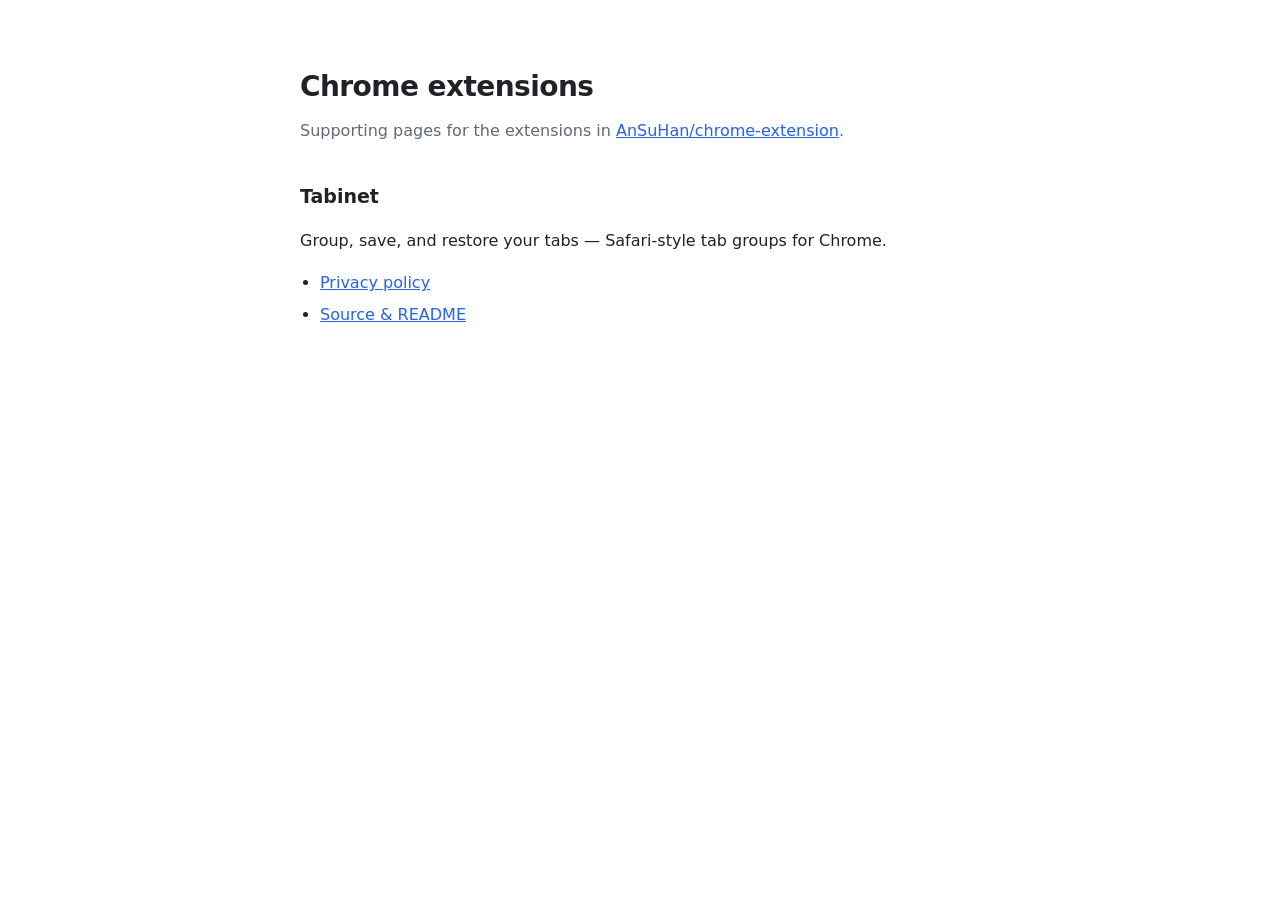
<file: docs/index.html>
<!DOCTYPE html>
<html lang="en">
<head>
<meta charset="utf-8" />
<meta name="viewport" content="width=device-width, initial-scale=1" />
<title>Chrome extensions — AnSuHan</title>
<style>
  :root { --bg:#fff; --fg:#1f2328; --muted:#616a75; --line:#e3e6ea; --accent:#2563eb; }
  @media (prefers-color-scheme: dark) {
    :root { --bg:#16181c; --fg:#e6e8eb; --muted:#9aa1ac; --line:#2a2e35; --accent:#6ea8fe; }
  }
  body { margin:0; background:var(--bg); color:var(--fg);
         font:16px/1.65 -apple-system,"Segoe UI",system-ui,sans-serif; }
  main { max-width:680px; margin:0 auto; padding:64px 22px; }
  h1 { font-size:28px; margin:0 0 8px; letter-spacing:-.02em; }
  p.sub { color:var(--muted); margin:0 0 36px; }
  h2 { font-size:19px; margin:32px 0 6px; }
  ul { padding-left:20px; } li { margin:5px 0; }
  a { color:var(--accent); }
</style>
</head>
<body>
<main>
  <h1>Chrome extensions</h1>
  <p class="sub">Supporting pages for the extensions in
    <a href="https://github.com/AnSuHan/chrome-extension">AnSuHan/chrome-extension</a>.</p>

  <h2>Tabinet</h2>
  <p>Group, save, and restore your tabs — Safari-style tab groups for Chrome.</p>
  <ul>
    <li><a href="tabinet/privacy.html">Privacy policy</a></li>
    <li><a href="https://github.com/AnSuHan/chrome-extension/tree/main/Tabinet">Source &amp; README</a></li>
  </ul>
</main>
</body>
</html>
</file>
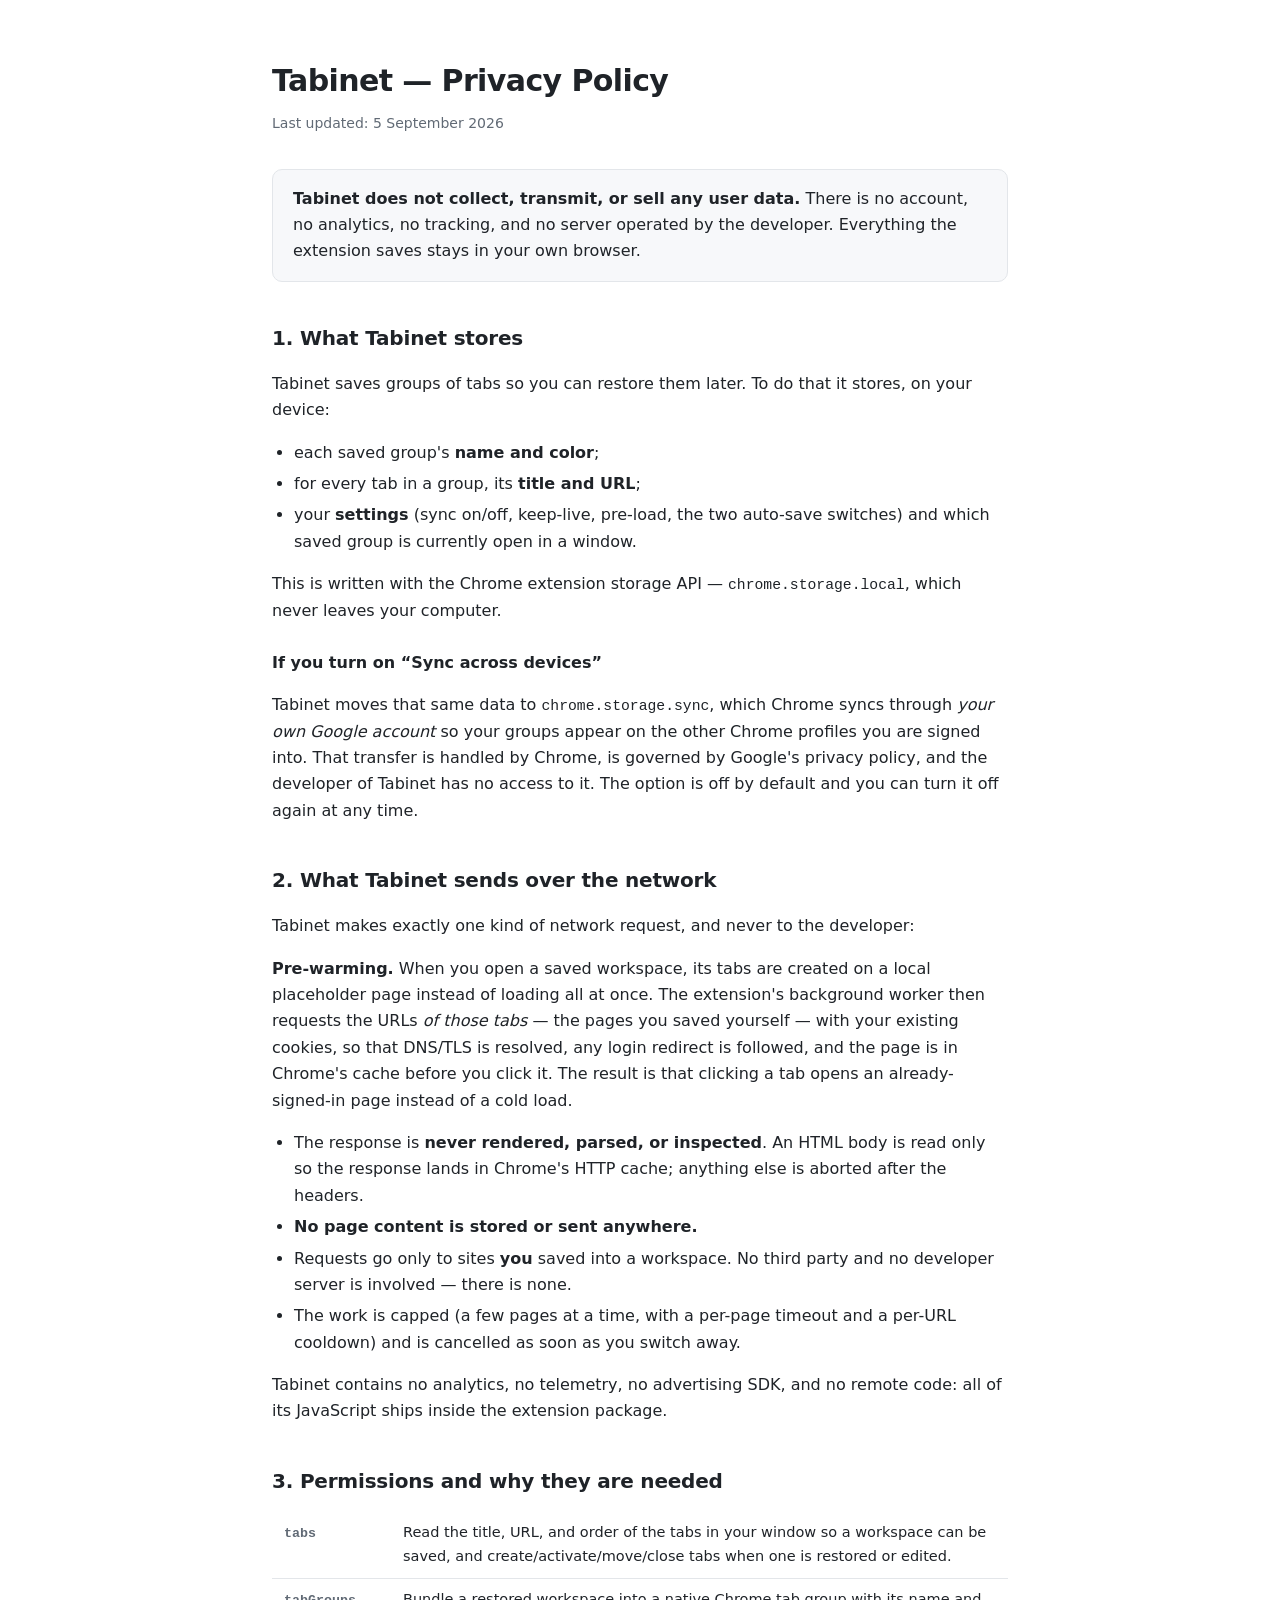
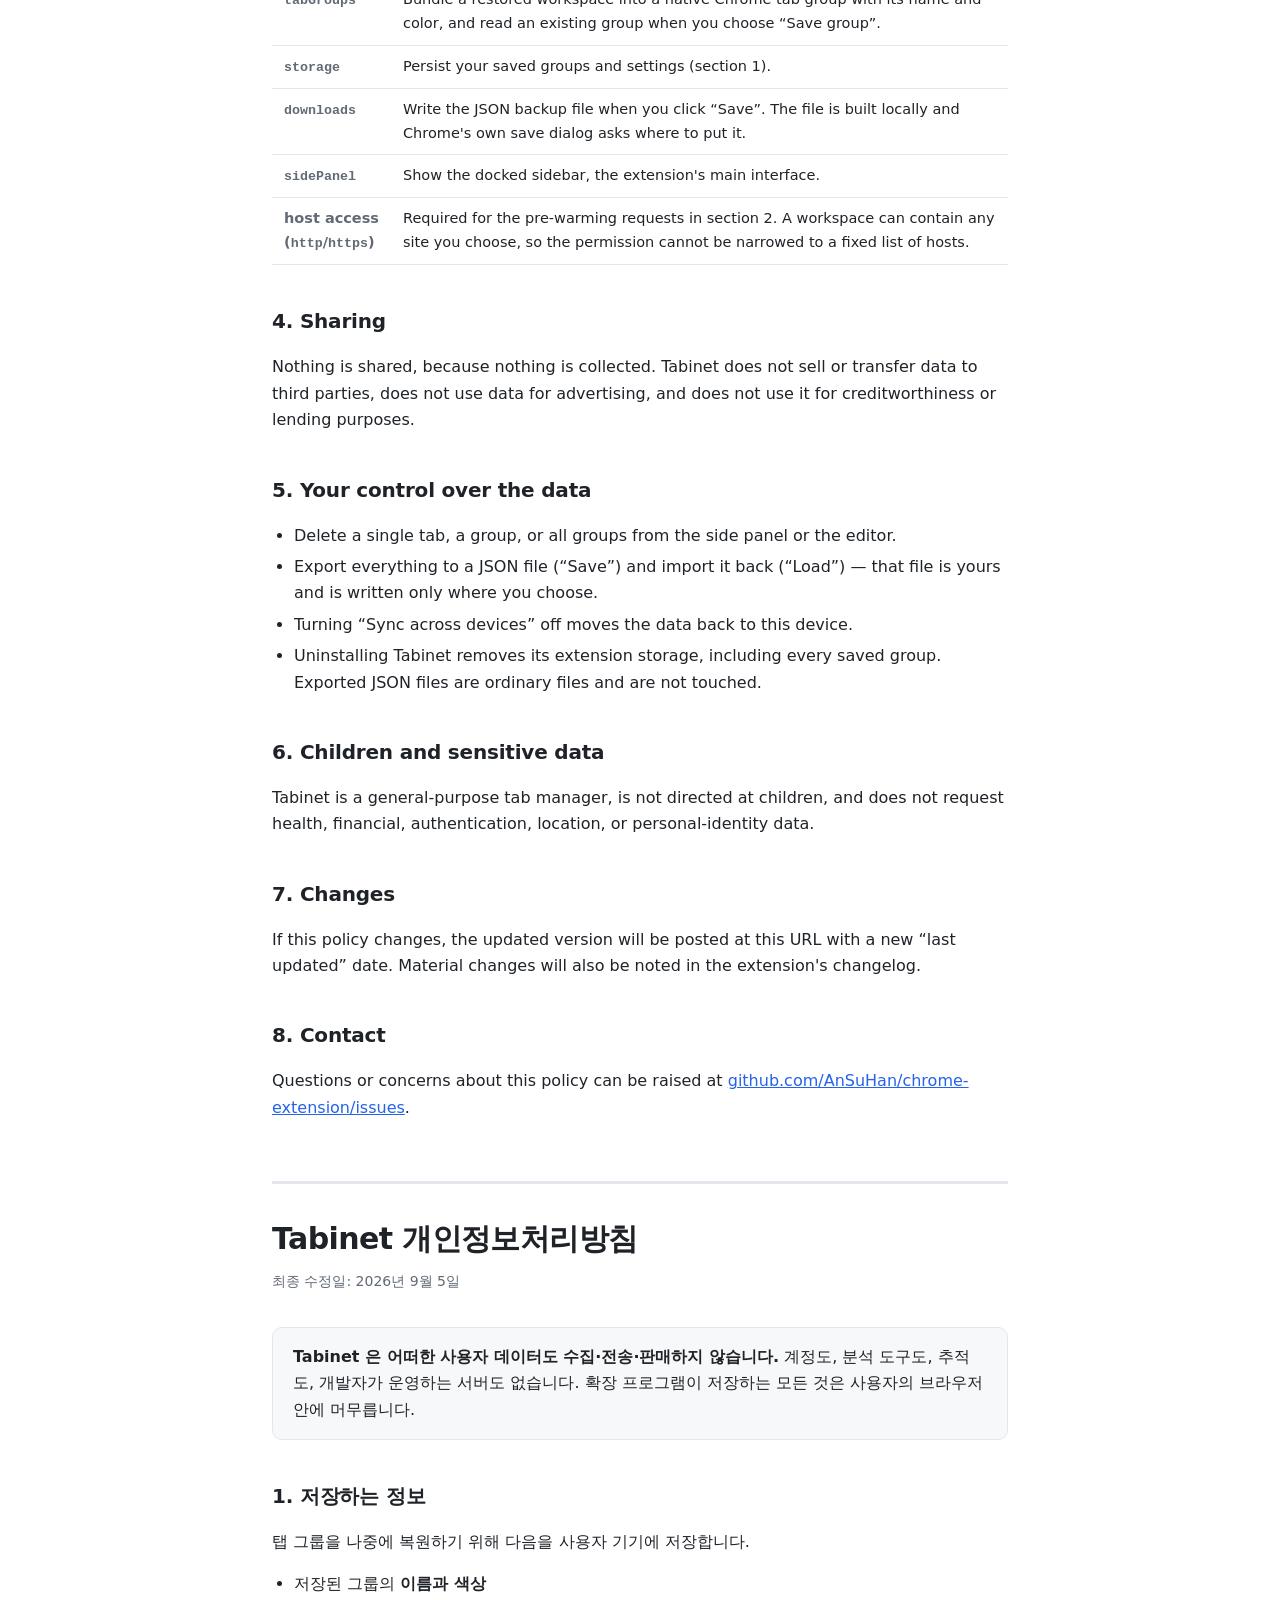
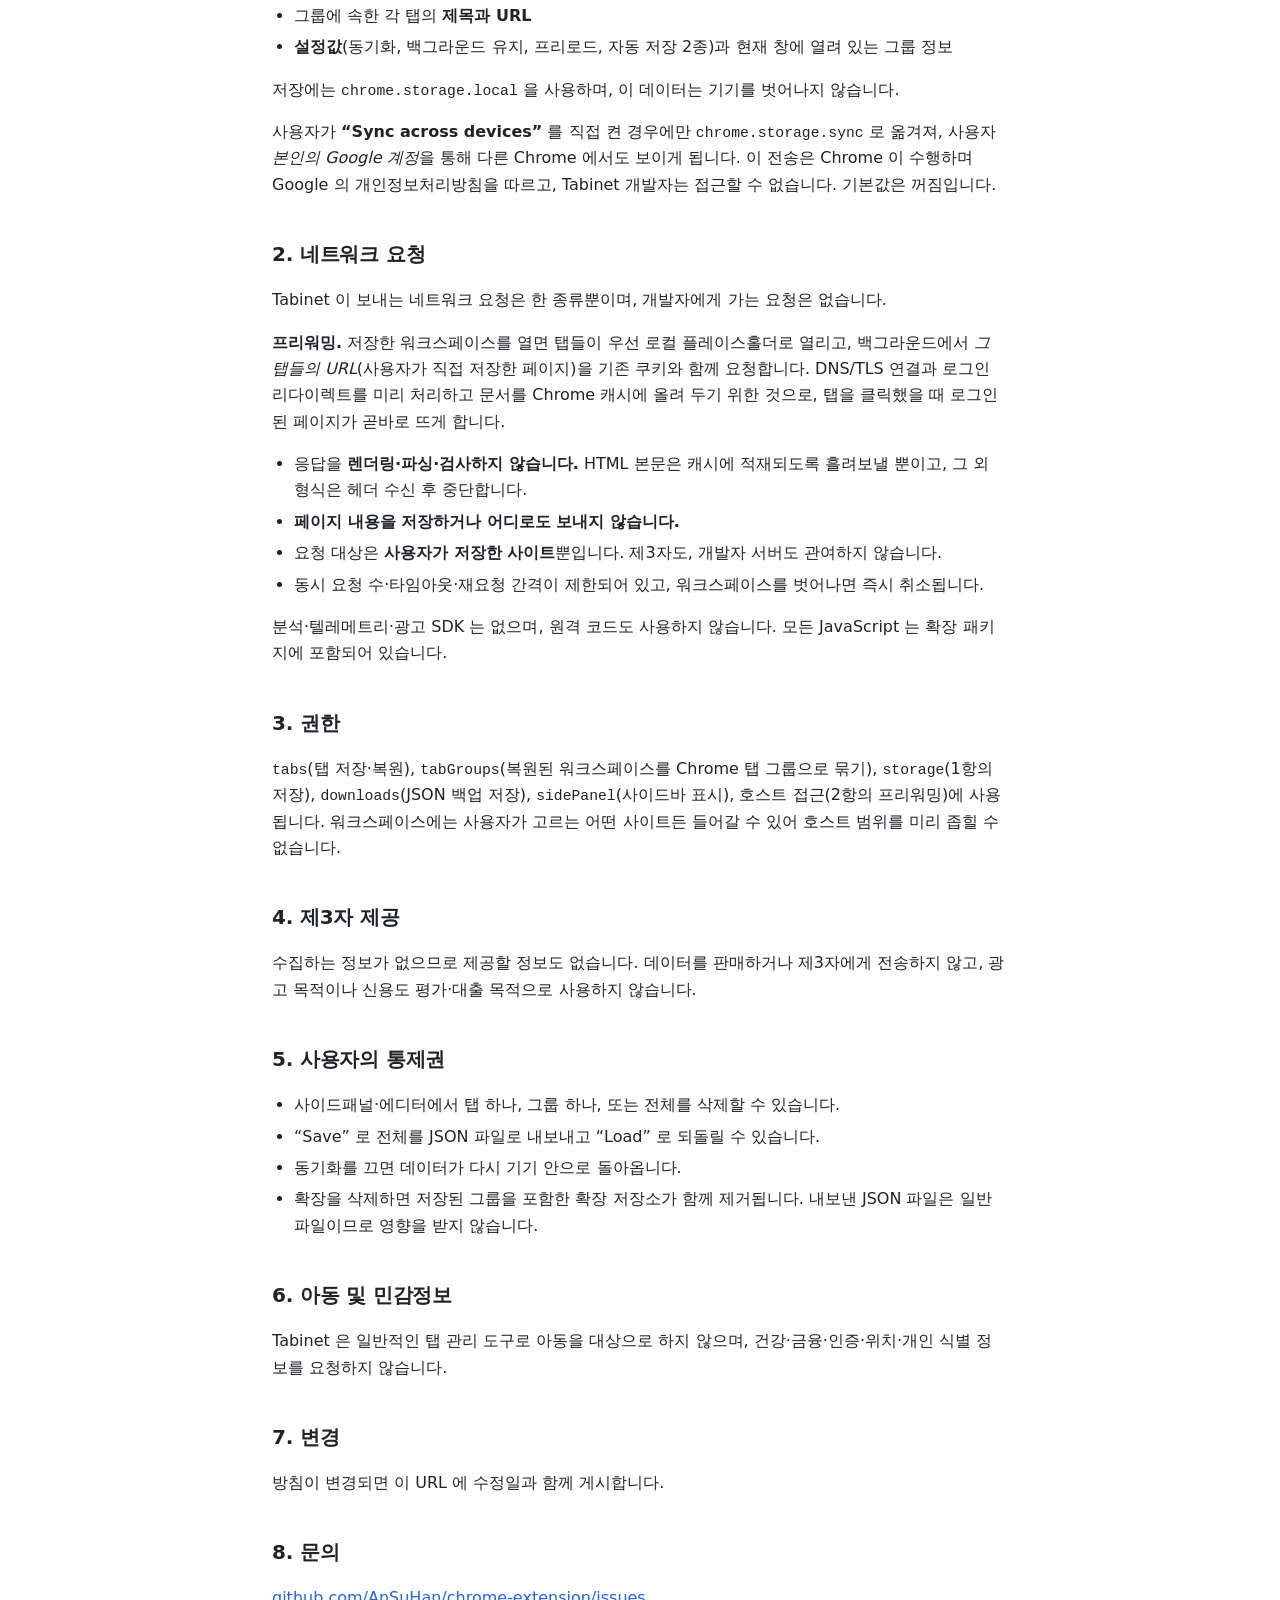
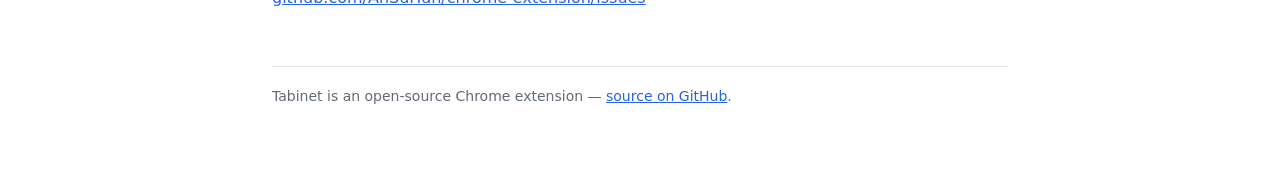
<file: docs/tabinet/privacy.html>
<!DOCTYPE html>
<html lang="en">
<head>
<meta charset="utf-8" />
<meta name="viewport" content="width=device-width, initial-scale=1" />
<title>Tabinet — Privacy Policy</title>
<style>
  :root {
    --bg: #ffffff; --fg: #1f2328; --muted: #616a75; --line: #e3e6ea;
    --card: #f7f8fa; --accent: #2563eb;
  }
  @media (prefers-color-scheme: dark) {
    :root {
      --bg: #16181c; --fg: #e6e8eb; --muted: #9aa1ac; --line: #2a2e35;
      --card: #1d2026; --accent: #6ea8fe;
    }
  }
  * { box-sizing: border-box; }
  body {
    margin: 0; background: var(--bg); color: var(--fg);
    font: 16px/1.65 -apple-system, "Segoe UI", system-ui, sans-serif;
  }
  main { max-width: 780px; margin: 0 auto; padding: 56px 22px 80px; }
  h1 { font-size: 30px; letter-spacing: -.02em; margin: 0 0 6px; }
  .sub { color: var(--muted); margin: 0 0 34px; font-size: 14px; }
  h2 { font-size: 20px; margin: 40px 0 12px; letter-spacing: -.01em; }
  h3 { font-size: 16px; margin: 26px 0 8px; }
  p, li { color: var(--fg); }
  ul { padding-left: 22px; }
  li { margin: 5px 0; }
  a { color: var(--accent); }
  .lede {
    background: var(--card); border: 1px solid var(--line); border-radius: 10px;
    padding: 16px 20px; margin: 0 0 30px;
  }
  .lede p { margin: 0; }
  table { border-collapse: collapse; width: 100%; margin: 14px 0; font-size: 14.5px; }
  th, td { text-align: left; vertical-align: top; padding: 9px 12px; border-bottom: 1px solid var(--line); }
  th { color: var(--muted); font-weight: 600; white-space: nowrap; }
  code { font-family: ui-monospace, Consolas, monospace; font-size: .92em; }
  footer { margin-top: 54px; padding-top: 18px; border-top: 1px solid var(--line); color: var(--muted); font-size: 14px; }
  .ko { margin-top: 60px; padding-top: 30px; border-top: 3px solid var(--line); }
</style>
</head>
<body>
<main>
  <h1>Tabinet — Privacy Policy</h1>
  <p class="sub">Last updated: 5 September 2026</p>

  <div class="lede">
    <p><strong>Tabinet does not collect, transmit, or sell any user data.</strong> There is no
    account, no analytics, no tracking, and no server operated by the developer. Everything the
    extension saves stays in your own browser.</p>
  </div>

  <h2>1. What Tabinet stores</h2>
  <p>Tabinet saves groups of tabs so you can restore them later. To do that it stores, on your
  device:</p>
  <ul>
    <li>each saved group's <strong>name and color</strong>;</li>
    <li>for every tab in a group, its <strong>title and URL</strong>;</li>
    <li>your <strong>settings</strong> (sync on/off, keep-live, pre-load, the two auto-save
      switches) and which saved group is currently open in a window.</li>
  </ul>
  <p>This is written with the Chrome extension storage API — <code>chrome.storage.local</code>,
  which never leaves your computer.</p>

  <h3>If you turn on “Sync across devices”</h3>
  <p>Tabinet moves that same data to <code>chrome.storage.sync</code>, which Chrome syncs through
  <em>your own Google account</em> so your groups appear on the other Chrome profiles you are
  signed into. That transfer is handled by Chrome, is governed by Google's privacy policy, and the
  developer of Tabinet has no access to it. The option is off by default and you can turn it off
  again at any time.</p>

  <h2>2. What Tabinet sends over the network</h2>
  <p>Tabinet makes exactly one kind of network request, and never to the developer:</p>
  <p><strong>Pre-warming.</strong> When you open a saved workspace, its tabs are created on a local
  placeholder page instead of loading all at once. The extension's background worker then requests
  the URLs <em>of those tabs</em> — the pages you saved yourself — with your existing cookies, so
  that DNS/TLS is resolved, any login redirect is followed, and the page is in Chrome's cache
  before you click it. The result is that clicking a tab opens an already-signed-in page instead of
  a cold load.</p>
  <ul>
    <li>The response is <strong>never rendered, parsed, or inspected</strong>. An HTML body is read
      only so the response lands in Chrome's HTTP cache; anything else is aborted after the
      headers.</li>
    <li><strong>No page content is stored or sent anywhere.</strong></li>
    <li>Requests go only to sites <strong>you</strong> saved into a workspace. No third party and no
      developer server is involved — there is none.</li>
    <li>The work is capped (a few pages at a time, with a per-page timeout and a per-URL cooldown)
      and is cancelled as soon as you switch away.</li>
  </ul>
  <p>Tabinet contains no analytics, no telemetry, no advertising SDK, and no remote code: all of its
  JavaScript ships inside the extension package.</p>

  <h2>3. Permissions and why they are needed</h2>
  <table>
    <tr><th><code>tabs</code></th>
      <td>Read the title, URL, and order of the tabs in your window so a workspace can be saved, and
      create/activate/move/close tabs when one is restored or edited.</td></tr>
    <tr><th><code>tabGroups</code></th>
      <td>Bundle a restored workspace into a native Chrome tab group with its name and color, and
      read an existing group when you choose “Save group”.</td></tr>
    <tr><th><code>storage</code></th>
      <td>Persist your saved groups and settings (section 1).</td></tr>
    <tr><th><code>downloads</code></th>
      <td>Write the JSON backup file when you click “Save”. The file is built locally and Chrome's
      own save dialog asks where to put it.</td></tr>
    <tr><th><code>sidePanel</code></th>
      <td>Show the docked sidebar, the extension's main interface.</td></tr>
    <tr><th>host access<br />(<code>http</code>/<code>https</code>)</th>
      <td>Required for the pre-warming requests in section 2. A workspace can contain any site you
      choose, so the permission cannot be narrowed to a fixed list of hosts.</td></tr>
  </table>

  <h2>4. Sharing</h2>
  <p>Nothing is shared, because nothing is collected. Tabinet does not sell or transfer data to
  third parties, does not use data for advertising, and does not use it for creditworthiness or
  lending purposes.</p>

  <h2>5. Your control over the data</h2>
  <ul>
    <li>Delete a single tab, a group, or all groups from the side panel or the editor.</li>
    <li>Export everything to a JSON file (“Save”) and import it back (“Load”) — that file is yours
      and is written only where you choose.</li>
    <li>Turning “Sync across devices” off moves the data back to this device.</li>
    <li>Uninstalling Tabinet removes its extension storage, including every saved group. Exported
      JSON files are ordinary files and are not touched.</li>
  </ul>

  <h2>6. Children and sensitive data</h2>
  <p>Tabinet is a general-purpose tab manager, is not directed at children, and does not request
  health, financial, authentication, location, or personal-identity data.</p>

  <h2>7. Changes</h2>
  <p>If this policy changes, the updated version will be posted at this URL with a new “last
  updated” date. Material changes will also be noted in the extension's changelog.</p>

  <h2>8. Contact</h2>
  <p>Questions or concerns about this policy can be raised at
  <a href="https://github.com/AnSuHan/chrome-extension/issues">github.com/AnSuHan/chrome-extension/issues</a>.</p>

  <!-- ===================== 한국어 ===================== -->
  <section class="ko">
    <h1>Tabinet 개인정보처리방침</h1>
    <p class="sub">최종 수정일: 2026년 9월 5일</p>

    <div class="lede">
      <p><strong>Tabinet 은 어떠한 사용자 데이터도 수집·전송·판매하지 않습니다.</strong> 계정도,
      분석 도구도, 추적도, 개발자가 운영하는 서버도 없습니다. 확장 프로그램이 저장하는 모든 것은
      사용자의 브라우저 안에 머무릅니다.</p>
    </div>

    <h2>1. 저장하는 정보</h2>
    <p>탭 그룹을 나중에 복원하기 위해 다음을 사용자 기기에 저장합니다.</p>
    <ul>
      <li>저장된 그룹의 <strong>이름과 색상</strong></li>
      <li>그룹에 속한 각 탭의 <strong>제목과 URL</strong></li>
      <li><strong>설정값</strong>(동기화, 백그라운드 유지, 프리로드, 자동 저장 2종)과 현재 창에
        열려 있는 그룹 정보</li>
    </ul>
    <p>저장에는 <code>chrome.storage.local</code> 을 사용하며, 이 데이터는 기기를 벗어나지
    않습니다.</p>
    <p>사용자가 <strong>“Sync across devices”</strong> 를 직접 켠 경우에만
    <code>chrome.storage.sync</code> 로 옮겨져, 사용자 <em>본인의 Google 계정</em>을 통해 다른
    Chrome 에서도 보이게 됩니다. 이 전송은 Chrome 이 수행하며 Google 의 개인정보처리방침을 따르고,
    Tabinet 개발자는 접근할 수 없습니다. 기본값은 꺼짐입니다.</p>

    <h2>2. 네트워크 요청</h2>
    <p>Tabinet 이 보내는 네트워크 요청은 한 종류뿐이며, 개발자에게 가는 요청은 없습니다.</p>
    <p><strong>프리워밍.</strong> 저장한 워크스페이스를 열면 탭들이 우선 로컬 플레이스홀더로 열리고,
    백그라운드에서 <em>그 탭들의 URL</em>(사용자가 직접 저장한 페이지)을 기존 쿠키와 함께 요청합니다.
    DNS/TLS 연결과 로그인 리다이렉트를 미리 처리하고 문서를 Chrome 캐시에 올려 두기 위한 것으로,
    탭을 클릭했을 때 로그인된 페이지가 곧바로 뜨게 합니다.</p>
    <ul>
      <li>응답을 <strong>렌더링·파싱·검사하지 않습니다.</strong> HTML 본문은 캐시에 적재되도록
        흘려보낼 뿐이고, 그 외 형식은 헤더 수신 후 중단합니다.</li>
      <li><strong>페이지 내용을 저장하거나 어디로도 보내지 않습니다.</strong></li>
      <li>요청 대상은 <strong>사용자가 저장한 사이트</strong>뿐입니다. 제3자도, 개발자 서버도
        관여하지 않습니다.</li>
      <li>동시 요청 수·타임아웃·재요청 간격이 제한되어 있고, 워크스페이스를 벗어나면 즉시
        취소됩니다.</li>
    </ul>
    <p>분석·텔레메트리·광고 SDK 는 없으며, 원격 코드도 사용하지 않습니다. 모든 JavaScript 는 확장
    패키지에 포함되어 있습니다.</p>

    <h2>3. 권한</h2>
    <p><code>tabs</code>(탭 저장·복원), <code>tabGroups</code>(복원된 워크스페이스를 Chrome 탭
    그룹으로 묶기), <code>storage</code>(1항의 저장), <code>downloads</code>(JSON 백업 저장),
    <code>sidePanel</code>(사이드바 표시), 호스트 접근(2항의 프리워밍)에 사용됩니다. 워크스페이스에는
    사용자가 고르는 어떤 사이트든 들어갈 수 있어 호스트 범위를 미리 좁힐 수 없습니다.</p>

    <h2>4. 제3자 제공</h2>
    <p>수집하는 정보가 없으므로 제공할 정보도 없습니다. 데이터를 판매하거나 제3자에게 전송하지 않고,
    광고 목적이나 신용도 평가·대출 목적으로 사용하지 않습니다.</p>

    <h2>5. 사용자의 통제권</h2>
    <ul>
      <li>사이드패널·에디터에서 탭 하나, 그룹 하나, 또는 전체를 삭제할 수 있습니다.</li>
      <li>“Save” 로 전체를 JSON 파일로 내보내고 “Load” 로 되돌릴 수 있습니다.</li>
      <li>동기화를 끄면 데이터가 다시 기기 안으로 돌아옵니다.</li>
      <li>확장을 삭제하면 저장된 그룹을 포함한 확장 저장소가 함께 제거됩니다. 내보낸 JSON 파일은
        일반 파일이므로 영향을 받지 않습니다.</li>
    </ul>

    <h2>6. 아동 및 민감정보</h2>
    <p>Tabinet 은 일반적인 탭 관리 도구로 아동을 대상으로 하지 않으며, 건강·금융·인증·위치·개인 식별
    정보를 요청하지 않습니다.</p>

    <h2>7. 변경</h2>
    <p>방침이 변경되면 이 URL 에 수정일과 함께 게시합니다.</p>

    <h2>8. 문의</h2>
    <p><a href="https://github.com/AnSuHan/chrome-extension/issues">github.com/AnSuHan/chrome-extension/issues</a></p>
  </section>

  <footer>
    Tabinet is an open-source Chrome extension —
    <a href="https://github.com/AnSuHan/chrome-extension">source on GitHub</a>.
  </footer>
</main>
</body>
</html>
</file>
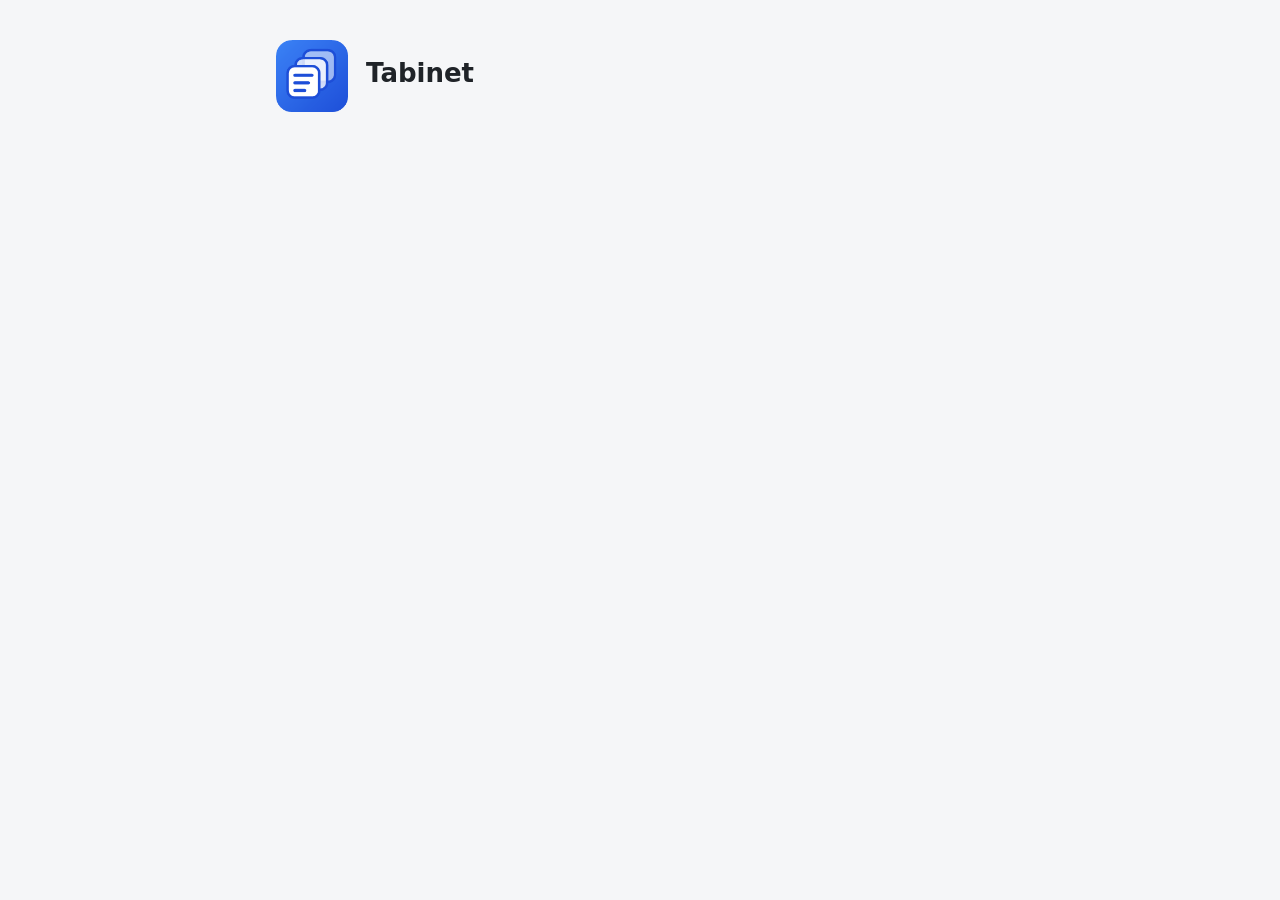
<file: Tabinet/src/about/about.html>
<!DOCTYPE html>
<html lang="en">
  <head>
    <meta charset="UTF-8" />
    <meta name="viewport" content="width=device-width, initial-scale=1.0" />
    <title>Tabinet</title>
    <link rel="stylesheet" href="about.css" />
  </head>
  <body>
    <main class="wrap">
      <header class="hero">
        <img class="hero-icon" src="../../icons/icon128.png" alt="" />
        <div>
          <h1 class="hero-name">Tabinet</h1>
          <p class="hero-version">
            <span data-i18n="aboutInstalled"></span>
            <b id="version"></b>
          </p>
          <p class="hero-tagline" data-i18n="aboutTagline"></p>
        </div>
      </header>

      <section>
        <h2 class="section-title" data-i18n="aboutHistory"></h2>
        <ol id="releases" class="releases">
          <!-- rendered by about.js -->
        </ol>
      </section>
    </main>

    <script type="module" src="about.js"></script>
  </body>
</html>
</file>
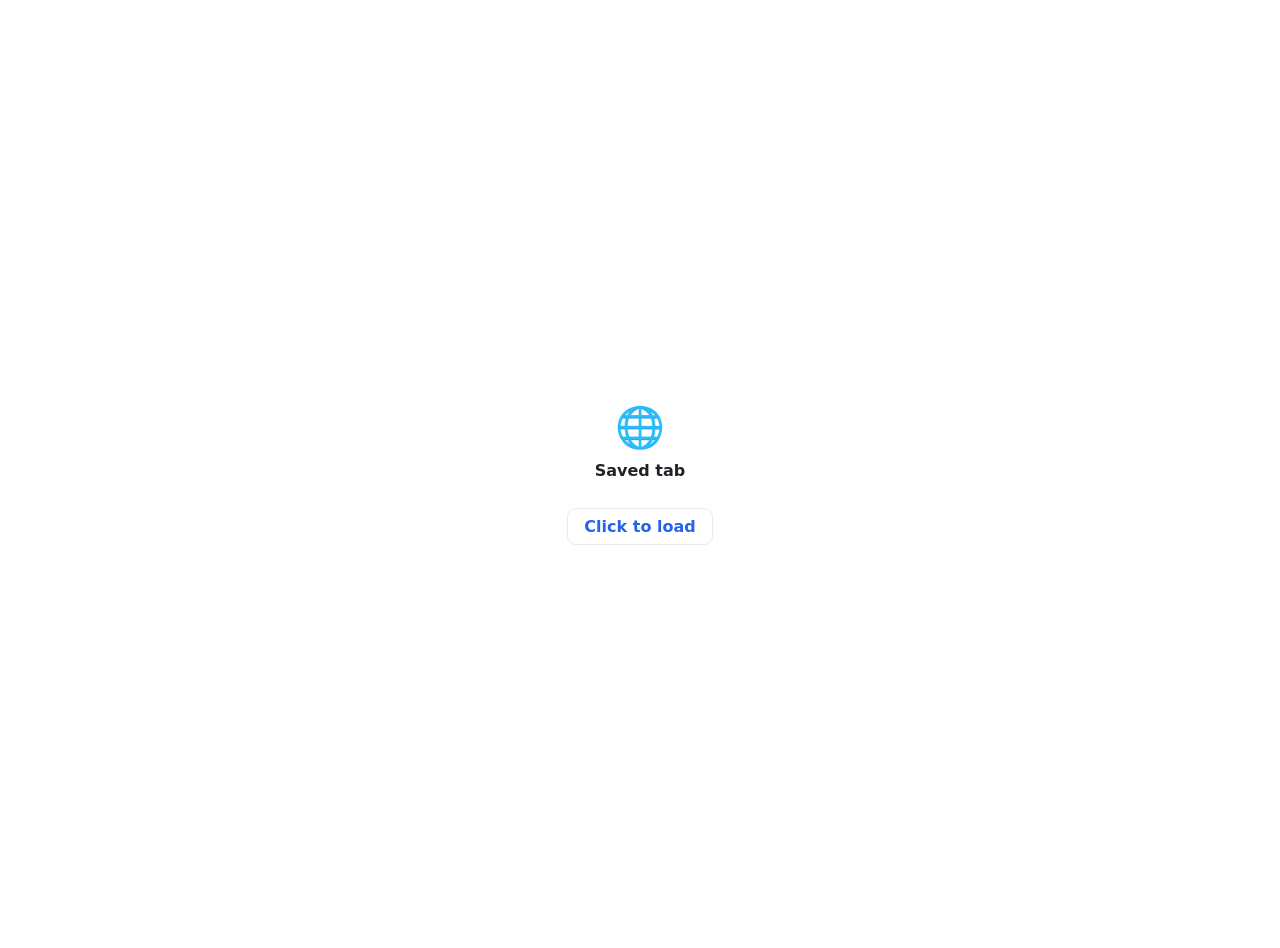
<file: Tabinet/src/lazy/lazy.html>
<!DOCTYPE html>
<html lang="en">
  <head>
    <meta charset="UTF-8" />
    <meta name="viewport" content="width=device-width, initial-scale=1.0" />
    <title>Loading…</title>
    <!-- Neutral globe so the tab strip doesn't show the extension icon. -->
    <link
      id="fav"
      rel="icon"
      href="data:image/svg+xml,%3Csvg xmlns='http://www.w3.org/2000/svg' viewBox='0 0 24 24' fill='none' stroke='%239aa1ac' stroke-width='2' stroke-linecap='round' stroke-linejoin='round'%3E%3Ccircle cx='12' cy='12' r='9'/%3E%3Cpath d='M3 12h18M12 3a15 15 0 0 1 0 18M12 3a15 15 0 0 0 0 18'/%3E%3C/svg%3E"
    />
    <link rel="stylesheet" href="lazy.css" />
  </head>
  <body>
    <main class="wrap">
      <div class="globe" aria-hidden="true">🌐</div>
      <div class="title" id="title">Saved tab</div>
      <div class="host" id="host"></div>
      <button class="load" id="load" type="button">Click to load</button>
    </main>
    <script src="lazy.js"></script>
  </body>
</html>
</file>
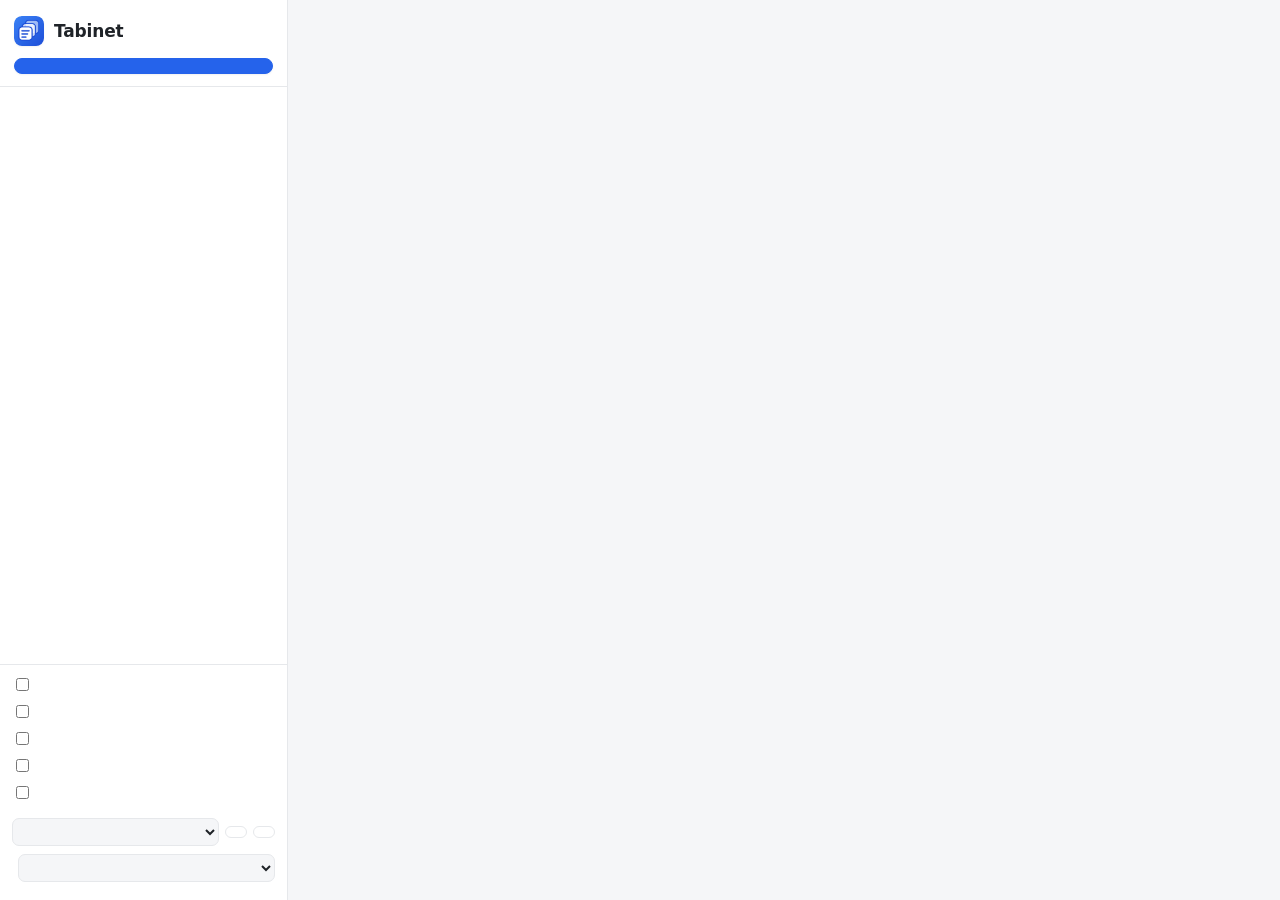
<file: Tabinet/src/manager/manager.html>
<!DOCTYPE html>
<html lang="en">
  <head>
    <meta charset="UTF-8" />
    <meta name="viewport" content="width=device-width, initial-scale=1.0" />
    <title>Tabinet</title>
    <link rel="stylesheet" href="manager.css" />
  </head>
  <body>
    <div class="app">
      <!-- ===== left: group list (Safari-style sidebar) ===== -->
      <aside class="sidebar">
        <div class="sidebar-head">
          <div class="brand">
            <img class="brand-icon" src="../../icons/icon48.png" alt="" />
            <h1 class="title">Tabinet</h1>
          </div>
          <button id="new-group-btn" class="btn primary block" type="button" data-i18n="mgNewGroup"></button>
        </div>

        <ul id="group-list" class="group-list" data-i18n-aria-label="mgGroupListLabel">
          <!-- rendered by manager.js -->
        </ul>

        <div class="sidebar-foot">
          <label class="sync-toggle" data-i18n-title="mgSyncTitle">
            <input id="sync-toggle" type="checkbox" />
            <span data-i18n="mgSync"></span>
          </label>
          <label class="sync-toggle" data-i18n-title="mgKeepLiveTitle">
            <input id="keep-loaded-toggle" type="checkbox" />
            <span data-i18n="mgKeepLive"></span>
          </label>
          <label class="sync-toggle" data-i18n-title="mgPreloadTitle">
            <input id="preload-toggle" type="checkbox" />
            <span data-i18n="mgPreload"></span>
          </label>
          <label class="sync-toggle" data-i18n-title="mgAutoSaveChangesTitle">
            <input id="autosave-changes-toggle" type="checkbox" />
            <span data-i18n="mgAutoSaveChanges"></span>
          </label>
          <label class="sync-toggle" data-i18n-title="mgAutoSaveCountTitle">
            <input id="autosave-count-toggle" type="checkbox" />
            <span data-i18n="mgAutoSaveCount"></span>
          </label>
          <p class="foot-hint" data-i18n-html="mgBookmarksHint"></p>
          <div class="io-row">
            <select id="import-mode" data-i18n-title="mgImportModeTitle">
              <option value="merge" data-i18n="mgMerge"></option>
              <option value="replace" data-i18n="mgReplaceAll"></option>
            </select>
            <button id="import-btn" class="btn small" type="button" data-i18n="mgLoad"></button>
            <button id="export-btn" class="btn small" type="button" data-i18n="mgSave"></button>
            <input id="import-file" type="file" accept="application/json" hidden />
          </div>
          <div class="io-row">
            <label class="lang-label" for="language-select" data-i18n="languageLabel"></label>
            <select id="language-select"></select>
          </div>
          <a id="about-link" class="about-link" href="../about/about.html" target="_blank"></a>
        </div>
      </aside>

      <!-- ===== right: selected group's tabs ===== -->
      <main id="detail" class="detail">
        <!-- rendered by manager.js -->
      </main>
    </div>

    <p id="toast" class="toast" role="status" hidden></p>

    <script type="module" src="manager.js"></script>
  </body>
</html>
</file>
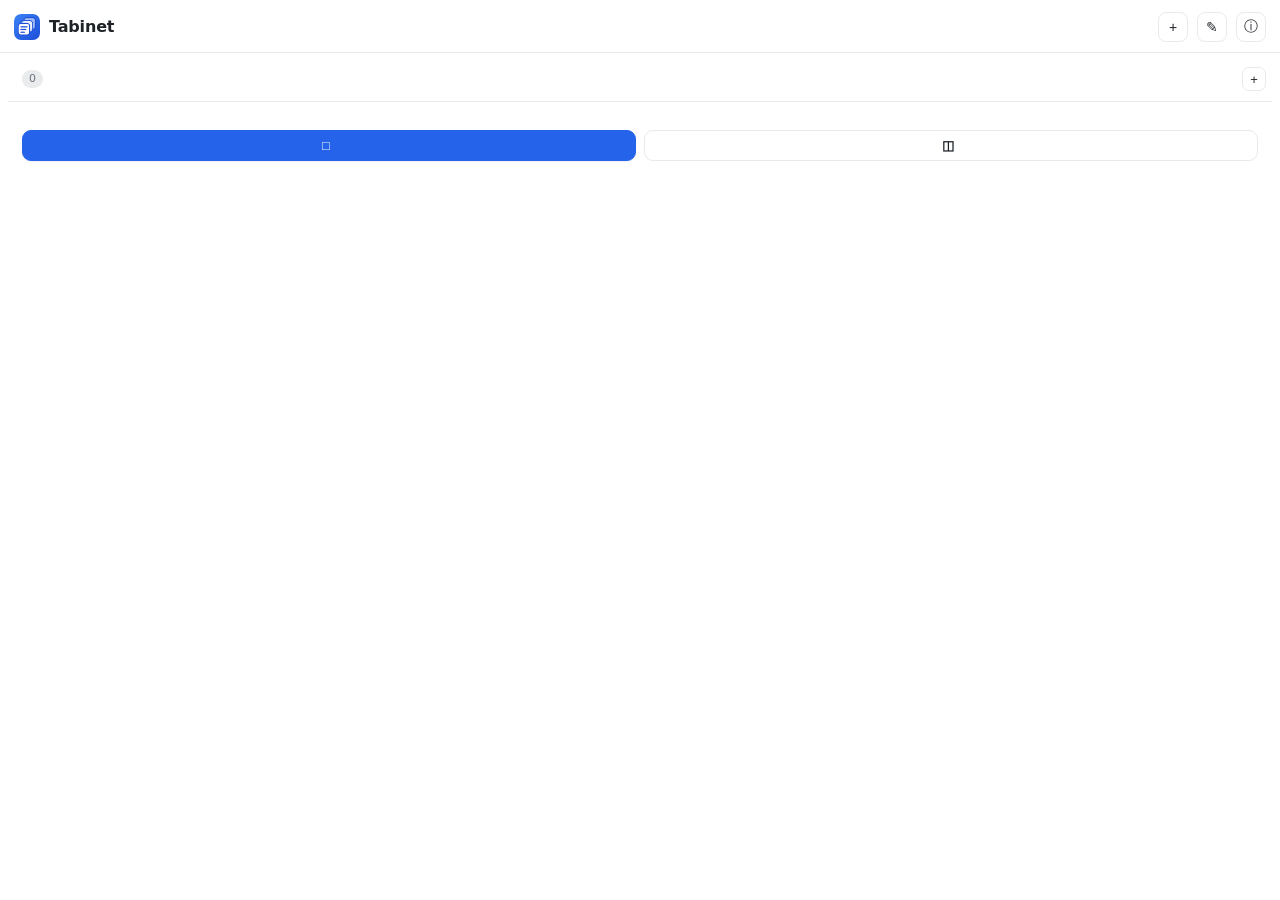
<file: Tabinet/src/sidepanel/sidepanel.html>
<!DOCTYPE html>
<html lang="en">
  <head>
    <meta charset="UTF-8" />
    <meta name="viewport" content="width=device-width, initial-scale=1.0" />
    <title>Tabinet</title>
    <link rel="stylesheet" href="sidepanel.css" />
  </head>
  <body>
    <header class="header">
      <img class="brand-icon" src="../../icons/icon48.png" alt="" />
      <h1 class="logo">Tabinet</h1>
      <button id="new-group-btn" class="icon-ghost" type="button" data-i18n-title="spNewGroupTitle">
        &#43;
      </button>
      <button id="editor-btn" class="icon-ghost" type="button" data-i18n-title="spOpenEditorTitle">
        &#9998;
      </button>
      <button id="about-btn" class="icon-ghost" type="button" data-i18n-title="aboutOpenTitle">
        &#9432;
      </button>
    </header>

    <p id="toast" class="toast" role="status" hidden></p>

    <!-- One-time hint: the side panel's left/right position is a Chrome setting,
         not something the extension can control via the sidePanel API. -->
    <div id="dock-hint" class="dock-hint" hidden>
      <span class="dock-hint-ic">&#128161;</span>
      <span class="dock-hint-text" data-i18n-html="spDockHint"></span>
      <button
        id="dock-hint-close"
        class="dock-hint-close"
        type="button"
        data-i18n-title="dismiss"
        data-i18n-aria-label="spDismissHint"
      >
        &times;
      </button>
    </div>

    <main class="scroll">
      <!-- Live tabs of the current window (Safari-style sidebar) -->
      <section class="section" id="open-section">
        <div class="section-head">
          <span class="section-label" data-i18n="spOpenTabs"></span>
          <span id="open-count" class="section-count">0</span>
          <button id="new-tab-btn" class="icon-ghost icon-ghost--sm" type="button" data-i18n-title="newTab">
            &#43;
          </button>
        </div>
        <!-- Shows which saved group these open tabs currently belong to. -->
        <div id="active-badge" class="active-badge" hidden></div>
        <ul id="open-list" class="open-list">
          <!-- rendered by sidepanel.js -->
        </ul>
      </section>

      <!-- Saved tab groups -->
      <section class="section" id="saved-section">
        <div class="section-head">
          <span class="section-label" data-i18n="spSavedGroups"></span>
        </div>

        <div class="actions">
          <button id="save-window-btn" class="btn btn--primary" type="button">
            <span class="ic">&#9633;</span> <span data-i18n="spSaveWindow"></span>
          </button>
          <button
            id="save-group-btn"
            class="btn"
            type="button"
            data-i18n-title="spSaveGroupTitle"
          >
            <span class="ic">&#9707;</span> <span data-i18n="spSaveGroup"></span>
          </button>
        </div>

        <ul id="group-list" class="group-list">
          <!-- rendered by sidepanel.js -->
        </ul>
        <div id="empty" class="empty" hidden>
          <div class="empty-icon">&#128194;</div>
          <p class="empty-title" data-i18n="spEmptyTitle"></p>
          <p class="empty-sub" data-i18n="spEmptySub"></p>
        </div>
      </section>
    </main>

    <!-- Right-click menu for the open-tabs list -->
    <div id="ctx-menu" class="ctx-menu" hidden>
      <button class="ctx-item" type="button" data-act="new" data-i18n="newTab"></button>
      <button class="ctx-item" type="button" data-act="duplicate" data-i18n="spDuplicateTab"></button>
      <button class="ctx-item ctx-item--danger" type="button" data-act="close" data-i18n="closeTab"></button>
    </div>

    <script type="module" src="sidepanel.js"></script>
  </body>
</html>
</file>
<file: Tabinet/src/about/about.css>
:root {
  --bg: #f5f6f8;
  --card: #ffffff;
  --fg: #1f2328;
  --muted: #6b7280;
  --border: #e6e8eb;
  --accent: #2563eb;
  --accent-soft: #eff4ff;
  --new: #16a34a;
  --new-soft: #e8f7ee;
  --improved: #2563eb;
  --improved-soft: #eff4ff;
  --fixed: #c2410c;
  --fixed-soft: #fff1e8;
  --shadow-sm: 0 1px 2px rgba(16, 24, 40, 0.06);
}

@media (prefers-color-scheme: dark) {
  :root {
    --bg: #15181d;
    --card: #21262e;
    --fg: #e8eaed;
    --muted: #9aa1ac;
    --border: #2b313a;
    --accent: #60a5fa;
    --accent-soft: #22314f;
    --new: #4ade80;
    --new-soft: #183224;
    --improved: #60a5fa;
    --improved-soft: #1d2b45;
    --fixed: #fb923c;
    --fixed-soft: #3a2416;
    --shadow-sm: 0 1px 2px rgba(0, 0, 0, 0.4);
  }
}

* {
  box-sizing: border-box;
}

body {
  margin: 0;
  font-family: system-ui, -apple-system, "Segoe UI", sans-serif;
  font-size: 14px;
  line-height: 1.55;
  background: var(--bg);
  color: var(--fg);
}

.wrap {
  max-width: 760px;
  margin: 0 auto;
  padding: 40px 16px 64px;
}

/* ---- hero ---- */
.hero {
  display: flex;
  align-items: center;
  gap: 18px;
  margin-bottom: 32px;
}

.hero-icon {
  width: 72px;
  height: 72px;
  flex: none;
}

.hero-name {
  margin: 0;
  font-size: 26px;
  line-height: 1.2;
}

.hero-version {
  margin: 4px 0 0;
  color: var(--muted);
}

.hero-version b {
  color: var(--fg);
}

.hero-tagline {
  margin: 4px 0 0;
  color: var(--muted);
  font-size: 13px;
}

.section-title {
  margin: 0 0 12px;
  font-size: 15px;
  color: var(--muted);
  font-weight: 600;
}

/* ---- releases ---- */
.releases {
  list-style: none;
  margin: 0;
  padding: 0;
  display: flex;
  flex-direction: column;
  gap: 14px;
}

.release {
  background: var(--card);
  border: 1px solid var(--border);
  border-radius: 12px;
  padding: 16px 18px;
  box-shadow: var(--shadow-sm);
}

.release.current {
  border-color: var(--accent);
}

.release-head {
  display: flex;
  align-items: center;
  flex-wrap: wrap;
  gap: 8px;
  margin-bottom: 10px;
}

.release-version {
  font-size: 17px;
  font-weight: 700;
}

.current-badge {
  font-size: 11.5px;
  font-weight: 600;
  color: var(--accent);
  background: var(--accent-soft);
  border-radius: 999px;
  padding: 1px 9px;
}

.release-date {
  margin-left: auto;
  color: var(--muted);
  font-size: 12.5px;
}

.notes {
  list-style: none;
  margin: 0;
  padding: 0;
  display: flex;
  flex-direction: column;
  gap: 8px;
}

.note {
  display: flex;
  align-items: baseline;
  gap: 10px;
}

.tag {
  flex: none;
  min-width: 64px;
  text-align: center;
  font-size: 11px;
  font-weight: 600;
  border-radius: 6px;
  padding: 1px 7px;
}

.tag--new {
  color: var(--new);
  background: var(--new-soft);
}

.tag--improved {
  color: var(--improved);
  background: var(--improved-soft);
}

.tag--fixed {
  color: var(--fixed);
  background: var(--fixed-soft);
}

@media (max-width: 480px) {
  .note {
    flex-direction: column;
    gap: 2px;
  }

  .release-date {
    margin-left: 0;
    width: 100%;
  }
}
</file>
<file: Tabinet/src/lazy/lazy.css>
:root {
  color-scheme: light dark;
  --bg: #ffffff;
  --fg: #1f2328;
  --muted: #6b7280;
  --border: #e8eaed;
  --accent: #2563eb;
}

@media (prefers-color-scheme: dark) {
  :root {
    --bg: #1b1e24;
    --fg: #e8eaed;
    --muted: #9aa1ac;
    --border: #2c313a;
    --accent: #3b82f6;
  }
}

html,
body {
  height: 100%;
  margin: 0;
}

body {
  background: var(--bg);
  color: var(--fg);
  font-family: system-ui, -apple-system, "Segoe UI", sans-serif;
}

.wrap {
  min-height: 100%;
  display: flex;
  flex-direction: column;
  align-items: center;
  justify-content: center;
  gap: 10px;
  padding: 24px;
  text-align: center;
}

.globe {
  font-size: 40px;
  opacity: 0.85;
}

.title {
  font-size: 16px;
  font-weight: 600;
  max-width: 560px;
  overflow-wrap: anywhere;
}

.host {
  color: var(--muted);
  font-size: 13px;
}

.load {
  margin-top: 8px;
  padding: 8px 16px;
  border: 1px solid var(--border);
  border-radius: 9px;
  background: transparent;
  color: var(--accent);
  font: inherit;
  font-weight: 600;
  cursor: pointer;
}

.load:hover {
  background: color-mix(in srgb, var(--accent) 12%, transparent);
}
</file>
<file: Tabinet/src/manager/manager.css>
:root {
  --bg: #f5f6f8;
  --panel: #ffffff;
  --card: #ffffff;
  --fg: #1f2328;
  --muted: #6b7280;
  --border: #e6e8eb;
  --accent: #2563eb;
  --accent-strong: #1d4ed8;
  --accent-fg: #ffffff;
  --accent-soft: #eff4ff;
  --hover: #f2f4f7;
  --sel: #e7efff;
  --danger: #ef4444;
  --shadow-sm: 0 1px 2px rgba(16, 24, 40, 0.06);
  --shadow-md: 0 6px 20px rgba(16, 24, 40, 0.12);
}

@media (prefers-color-scheme: dark) {
  :root {
    --bg: #15181d;
    --panel: #1a1e24;
    --card: #21262e;
    --fg: #e8eaed;
    --muted: #9aa1ac;
    --border: #2b313a;
    --accent: #3b82f6;
    --accent-strong: #2563eb;
    --accent-fg: #ffffff;
    --accent-soft: #22314f;
    --hover: #262c34;
    --sel: #26344f;
    --danger: #f87171;
    --shadow-sm: 0 1px 2px rgba(0, 0, 0, 0.4);
    --shadow-md: 0 8px 24px rgba(0, 0, 0, 0.55);
  }
}

* {
  box-sizing: border-box;
}

html,
body {
  height: 100%;
}

body {
  margin: 0;
  font-family: system-ui, -apple-system, "Segoe UI", sans-serif;
  font-size: 14px;
  line-height: 1.45;
  background: var(--bg);
  color: var(--fg);
}

.app {
  display: grid;
  grid-template-columns: 288px 1fr;
  height: 100vh;
}

/* ========== sidebar ========== */
.sidebar {
  display: flex;
  flex-direction: column;
  min-height: 0;
  background: var(--panel);
  border-right: 1px solid var(--border);
}

.sidebar-head {
  padding: 16px 14px 12px;
  border-bottom: 1px solid var(--border);
}

.brand {
  display: flex;
  align-items: center;
  gap: 10px;
  margin-bottom: 12px;
}

.brand-icon {
  width: 30px;
  height: 30px;
  border-radius: 8px;
  box-shadow: var(--shadow-sm);
}

.title {
  margin: 0;
  font-size: 17px;
  font-weight: 700;
  letter-spacing: -0.01em;
}

.btn {
  padding: 7px 13px;
  border: 1px solid var(--border);
  border-radius: 8px;
  background: var(--card);
  color: var(--fg);
  font-size: 13px;
  font-weight: 600;
  cursor: pointer;
  transition: background 0.12s, border-color 0.12s, transform 0.05s;
}

.btn:hover {
  background: var(--hover);
}

.btn:active {
  transform: translateY(1px);
}

.btn.block {
  display: block;
  width: 100%;
}

.btn.small {
  padding: 5px 10px;
  font-size: 12px;
}

.btn.primary {
  background: var(--accent);
  border-color: var(--accent);
  color: var(--accent-fg);
  box-shadow: var(--shadow-sm);
}

.btn.primary:hover {
  background: var(--accent-strong);
  border-color: var(--accent-strong);
}

/* group list */
.group-list {
  list-style: none;
  margin: 0;
  padding: 8px;
  flex: 1;
  min-height: 0;
  overflow-y: auto;
}

.group-item {
  display: flex;
  align-items: center;
  gap: 10px;
  padding: 9px 10px;
  margin: 2px 0;
  border-radius: 9px;
  cursor: pointer;
  border: 1px solid transparent;
  transition: background 0.12s, border-color 0.12s;
}

.group-item:hover {
  background: var(--hover);
}

.group-item.selected {
  background: var(--sel);
  border-color: color-mix(in srgb, var(--accent) 35%, transparent);
}

.group-item.dragging {
  opacity: 0.5;
}

.group-item.drop-before {
  box-shadow: 0 -3px 0 0 var(--accent);
}

.group-item.drop-after {
  box-shadow: 0 3px 0 0 var(--accent);
}

/* highlighted as a target when moving a tab onto it */
.group-item.drop-into {
  border-color: var(--accent);
  background: var(--accent-soft);
  box-shadow: 0 0 0 2px color-mix(in srgb, var(--accent) 45%, transparent);
}

.g-handle {
  color: var(--muted);
  cursor: grab;
  user-select: none;
  font-size: 14px;
  opacity: 0;
  transition: opacity 0.12s;
}

.group-item:hover .g-handle {
  opacity: 1;
}

.g-handle:active {
  cursor: grabbing;
}

.g-dot {
  width: 11px;
  height: 11px;
  border-radius: 50%;
  flex-shrink: 0;
}

.g-name {
  flex: 1;
  min-width: 0;
  font-weight: 600;
  white-space: nowrap;
  overflow: hidden;
  text-overflow: ellipsis;
}

.g-count {
  color: var(--muted);
  font-size: 11.5px;
  padding: 1px 7px;
  background: color-mix(in srgb, var(--muted) 14%, transparent);
  border-radius: 999px;
}

.g-del {
  border: none;
  background: transparent;
  color: var(--muted);
  cursor: pointer;
  font-size: 15px;
  line-height: 1;
  padding: 2px 5px;
  border-radius: 6px;
  opacity: 0;
  transition: opacity 0.12s, color 0.12s, background 0.12s;
}

.group-item:hover .g-del {
  opacity: 1;
}

.g-del:hover {
  color: var(--danger);
  background: color-mix(in srgb, var(--danger) 12%, transparent);
}

.sidebar-empty {
  padding: 24px 14px;
  color: var(--muted);
  font-size: 13px;
  text-align: center;
}

/* sidebar footer */
.sidebar-foot {
  padding: 10px 12px;
  border-top: 1px solid var(--border);
  display: flex;
  flex-direction: column;
  gap: 8px;
}

.sync-toggle {
  display: flex;
  align-items: center;
  gap: 7px;
  color: var(--muted);
  font-size: 12.5px;
  cursor: pointer;
  user-select: none;
}

.sync-toggle input {
  cursor: pointer;
  accent-color: var(--accent);
}

.foot-hint {
  margin: 0;
  color: var(--muted);
  font-size: 11.5px;
  line-height: 1.45;
  opacity: 0.85;
}

.io-row {
  display: flex;
  gap: 6px;
  align-items: center;
}

.io-row select {
  flex: 1;
  min-width: 0;
  font: inherit;
  font-size: 12px;
  color: var(--fg);
  background: var(--bg);
  border: 1px solid var(--border);
  border-radius: 7px;
  padding: 5px 6px;
}

/* ========== detail pane ========== */
.detail {
  min-width: 0;
  min-height: 0;
  overflow-y: auto;
}

.detail-inner {
  max-width: 760px;
  margin: 0 auto;
  padding: 22px 28px 60px;
}

.detail-empty {
  height: 100%;
  display: flex;
  flex-direction: column;
  align-items: center;
  justify-content: center;
  gap: 6px;
  color: var(--muted);
  text-align: center;
  padding: 24px;
}

.detail-empty .big {
  font-size: 40px;
  opacity: 0.8;
}

.detail-empty .t {
  font-size: 16px;
  font-weight: 600;
  color: var(--fg);
}

/* detail header */
.detail-head {
  display: flex;
  align-items: center;
  gap: 10px;
  padding-bottom: 14px;
  margin-bottom: 14px;
  border-bottom: 1px solid var(--border);
}

.color-select {
  font: inherit;
  color: var(--fg);
  background: var(--bg);
  border: 1px solid var(--border);
  border-radius: 8px;
  padding: 6px 6px;
}

.keep-select {
  font-size: 12.5px;
  color: var(--muted);
  padding: 6px 4px;
}

.name-input {
  flex: 1;
  min-width: 0;
  font: inherit;
  font-weight: 700;
  font-size: 19px;
  color: var(--fg);
  background: transparent;
  border: 1px solid transparent;
  border-radius: 8px;
  padding: 5px 8px;
  transition: border-color 0.12s, background 0.12s;
}

.name-input:hover {
  border-color: var(--border);
}

.name-input:focus {
  border-color: var(--accent);
  background: var(--bg);
  outline: none;
}

.head-actions {
  display: flex;
  gap: 6px;
}

.icon-btn {
  border: 1px solid var(--border);
  background: var(--card);
  color: var(--fg);
  border-radius: 8px;
  padding: 6px 12px;
  font-size: 12.5px;
  font-weight: 600;
  cursor: pointer;
  transition: background 0.12s, border-color 0.12s, color 0.12s;
}

.icon-btn:hover {
  background: var(--hover);
}

.icon-btn.primary {
  background: var(--accent);
  border-color: var(--accent);
  color: var(--accent-fg);
}

.icon-btn.primary:hover {
  background: var(--accent-strong);
}

.icon-btn.primary:disabled {
  opacity: 0.5;
  cursor: default;
}

.icon-btn.danger:hover {
  color: var(--accent-fg);
  background: var(--danger);
  border-color: var(--danger);
}

/* tab list */
.tab-list {
  list-style: none;
  margin: 0 0 12px;
  padding: 0;
  display: flex;
  flex-direction: column;
  gap: 7px;
}

.tab-row {
  display: flex;
  align-items: center;
  gap: 8px;
  padding: 8px 9px;
  border: 1px solid var(--border);
  border-radius: 10px;
  background: var(--card);
  box-shadow: var(--shadow-sm);
  transition: border-color 0.12s;
}

.tab-row:hover {
  border-color: color-mix(in srgb, var(--accent) 40%, var(--border));
}

.tab-row.dragging {
  opacity: 0.5;
}

.tab-row.drop-before {
  box-shadow: 0 -3px 0 0 var(--accent);
}

.tab-row.drop-after {
  box-shadow: 0 3px 0 0 var(--accent);
}

.tab-drag {
  cursor: grab;
  color: var(--muted);
  user-select: none;
  padding: 0 2px;
}

.tab-drag:active {
  cursor: grabbing;
}

.tab-index {
  width: 20px;
  text-align: center;
  color: var(--muted);
  font-size: 12px;
  flex-shrink: 0;
}

.tab-fields {
  display: flex;
  flex: 1;
  min-width: 0;
  gap: 8px;
}

.tab-title,
.tab-url {
  font: inherit;
  border: 1px solid var(--border);
  border-radius: 7px;
  padding: 6px 8px;
  background: var(--bg);
  color: var(--fg);
}

.tab-title {
  flex: 1 1 38%;
  min-width: 0;
}

.tab-url {
  flex: 1 1 62%;
  min-width: 0;
  color: var(--muted);
  font-size: 13px;
}

.tab-title:focus,
.tab-url:focus {
  outline: none;
  border-color: var(--accent);
  color: var(--fg);
  background: var(--card);
}

.tab-open {
  border: none;
  background: transparent;
  color: var(--muted);
  cursor: pointer;
  font-size: 14px;
  padding: 4px 6px;
  border-radius: 6px;
  text-decoration: none;
}

.tab-open:hover {
  color: var(--accent);
  background: var(--accent-soft);
}

.tab-remove {
  border: none;
  background: transparent;
  color: var(--muted);
  font-size: 16px;
  line-height: 1;
  cursor: pointer;
  padding: 4px 7px;
  border-radius: 6px;
}

.tab-remove:hover {
  color: var(--danger);
  background: color-mix(in srgb, var(--danger) 12%, transparent);
}

.tabs-empty {
  padding: 18px;
  text-align: center;
  color: var(--muted);
  border: 1px dashed var(--border);
  border-radius: 10px;
  margin-bottom: 12px;
}

.add-tab {
  padding: 9px 12px;
  border: 1px dashed var(--border);
  border-radius: 10px;
  background: transparent;
  color: var(--muted);
  font-size: 13px;
  font-weight: 600;
  cursor: pointer;
  transition: color 0.12s, border-color 0.12s, background 0.12s;
}

.add-tab:hover {
  color: var(--accent);
  border-color: var(--accent);
  background: var(--accent-soft);
}

.hint {
  margin: 14px 2px 0;
  color: var(--muted);
  font-size: 12px;
}

/* ========== toast ========== */
.toast {
  position: fixed;
  left: 50%;
  bottom: 24px;
  transform: translateX(-50%);
  z-index: 20;
  margin: 0;
  padding: 10px 18px;
  border-radius: 10px;
  background: var(--accent);
  color: var(--accent-fg);
  font-size: 13px;
  font-weight: 500;
  box-shadow: var(--shadow-md);
}

/* ---- language picker + version link (sidebar footer) ---- */
.lang-label {
  color: var(--muted);
  font-size: 12px;
  white-space: nowrap;
}

.about-link {
  color: var(--muted);
  font-size: 11.5px;
  text-decoration: none;
}

.about-link:hover {
  color: var(--accent);
  text-decoration: underline;
}
</file>
<file: Tabinet/src/sidepanel/sidepanel.css>
:root {
  --bg: #ffffff;
  --fg: #1f2328;
  --muted: #6b7280;
  --border: #e8eaed;
  --accent: #2563eb;
  --accent-strong: #1d4ed8;
  --accent-fg: #ffffff;
  --accent-soft: #eff4ff;
  --hover: #f4f6f8;
  --card: #ffffff;
  --shadow: 0 1px 2px rgba(16, 24, 40, 0.06);
  --shadow-md: 0 6px 20px rgba(16, 24, 40, 0.14);
  --danger: #ef4444;
}

@media (prefers-color-scheme: dark) {
  :root {
    --bg: #1b1e24;
    --fg: #e8eaed;
    --muted: #9aa1ac;
    --border: #2c313a;
    --accent: #3b82f6;
    --accent-strong: #2563eb;
    --accent-fg: #ffffff;
    --accent-soft: #22314f;
    --hover: #242932;
    --card: #21262e;
    --shadow: 0 1px 2px rgba(0, 0, 0, 0.35);
    --shadow-md: 0 8px 24px rgba(0, 0, 0, 0.55);
    --danger: #f87171;
  }
}

* {
  box-sizing: border-box;
}

html,
body {
  height: 100%;
}

body {
  margin: 0;
  display: flex;
  flex-direction: column;
  font-family: system-ui, -apple-system, "Segoe UI", sans-serif;
  font-size: 14px;
  line-height: 1.4;
  background: var(--bg);
  color: var(--fg);
}

/* ---------- header ---------- */
.header {
  display: flex;
  align-items: center;
  gap: 9px;
  padding: 12px 14px 10px;
  border-bottom: 1px solid var(--border);
}

.brand-icon {
  width: 26px;
  height: 26px;
  border-radius: 7px;
}

.logo {
  flex: 1;
  margin: 0;
  font-size: 16px;
  font-weight: 700;
  letter-spacing: -0.01em;
}

.icon-ghost {
  border: 1px solid var(--border);
  background: var(--card);
  color: var(--fg);
  border-radius: 8px;
  width: 30px;
  height: 30px;
  font-size: 14px;
  cursor: pointer;
}

.icon-ghost:hover {
  background: var(--hover);
}

/* ---------- quick actions ---------- */
.actions {
  display: flex;
  gap: 8px;
  padding: 10px 14px;
}

.btn {
  flex: 1;
  display: inline-flex;
  align-items: center;
  justify-content: center;
  gap: 6px;
  padding: 8px 10px;
  border: 1px solid var(--border);
  border-radius: 9px;
  background: var(--card);
  color: var(--fg);
  font-size: 13px;
  font-weight: 600;
  cursor: pointer;
  transition: background 0.12s, border-color 0.12s, transform 0.05s;
}

.btn:hover {
  background: var(--hover);
}

.btn:active {
  transform: translateY(1px);
}

.btn--primary {
  background: var(--accent);
  border-color: var(--accent);
  color: var(--accent-fg);
  box-shadow: var(--shadow);
}

.btn--primary:hover {
  background: var(--accent-strong);
  border-color: var(--accent-strong);
}

.btn:disabled {
  opacity: 0.55;
  cursor: default;
  transform: none;
}

.ic {
  font-size: 13px;
  line-height: 1;
}

/* ---------- dock hint (how to move the panel to the left) ---------- */
.dock-hint {
  display: flex;
  align-items: flex-start;
  gap: 8px;
  margin: 8px 14px 0;
  padding: 9px 10px;
  border: 1px solid color-mix(in srgb, var(--accent) 30%, var(--border));
  border-radius: 10px;
  background: var(--accent-soft);
  color: var(--fg);
  font-size: 12px;
  line-height: 1.35;
}

/* Without this, `display: flex` above overrides the [hidden] attribute's
   display:none, so the banner would stay visible even when JS hides it. */
.dock-hint[hidden] {
  display: none;
}

.dock-hint-ic {
  flex-shrink: 0;
  line-height: 1.35;
}

.dock-hint-text {
  flex: 1;
  min-width: 0;
  color: var(--muted);
}

.dock-hint-text b {
  color: var(--fg);
  font-weight: 600;
}

.dock-hint-close {
  flex-shrink: 0;
  border: none;
  background: transparent;
  color: var(--muted);
  font-size: 15px;
  line-height: 1;
  cursor: pointer;
  padding: 0 2px;
  border-radius: 6px;
}

.dock-hint-close:hover {
  color: var(--fg);
  background: color-mix(in srgb, var(--fg) 10%, transparent);
}

/* ---------- toast ---------- */
.toast {
  position: fixed;
  left: 14px;
  right: 14px;
  bottom: 14px;
  z-index: 20;
  margin: 0;
  padding: 9px 14px;
  border-radius: 9px;
  font-size: 12.5px;
  font-weight: 500;
  text-align: center;
  background: var(--accent);
  color: var(--accent-fg);
  box-shadow: var(--shadow-md);
}

/* ---------- scroll area + list ---------- */
.scroll {
  flex: 1;
  min-height: 0;
  overflow-y: auto;
  padding: 4px 8px 16px;
}

/* ---------- sections ---------- */
.section + .section {
  margin-top: 6px;
  padding-top: 4px;
  border-top: 1px solid var(--border);
}

.section-head {
  display: flex;
  align-items: center;
  gap: 8px;
  padding: 10px 6px 4px;
}

.section-label {
  font-size: 11px;
  font-weight: 700;
  letter-spacing: 0.06em;
  text-transform: uppercase;
  color: var(--muted);
}

.section-count {
  color: var(--muted);
  font-size: 11px;
  padding: 1px 7px;
  background: color-mix(in srgb, var(--muted) 14%, transparent);
  border-radius: 999px;
}

.section-head .icon-ghost--sm {
  margin-left: auto;
}

.icon-ghost--sm {
  width: 24px;
  height: 24px;
  font-size: 13px;
  border-radius: 7px;
}

/* ---------- active-workspace badge ---------- */
.active-badge {
  display: flex;
  align-items: center;
  gap: 7px;
  margin: 0 6px 4px;
  padding: 5px 9px;
  border: 1px solid color-mix(in srgb, var(--accent) 30%, var(--border));
  border-radius: 8px;
  background: var(--accent-soft);
  font-size: 12px;
  color: var(--fg);
  min-width: 0;
}

.active-badge[hidden] {
  display: none;
}

.active-badge::before {
  content: attr(data-label); /* set from the catalog by sidepanel.js */
  flex-shrink: 0;
  font-size: 10px;
  font-weight: 700;
  letter-spacing: 0.05em;
  text-transform: uppercase;
  color: var(--muted);
}

.active-badge-dot {
  width: 9px;
  height: 9px;
  border-radius: 50%;
  flex-shrink: 0;
}

.active-badge-name {
  font-weight: 600;
  white-space: nowrap;
  overflow: hidden;
  text-overflow: ellipsis;
}

/* ---------- live open tabs ---------- */
.open-list {
  list-style: none;
  margin: 0;
  padding: 0;
}

.otab-empty {
  padding: 10px 10px;
  color: var(--muted);
  font-size: 12.5px;
}

.otab {
  display: flex;
  align-items: center;
  gap: 9px;
  padding: 6px 8px;
  border-radius: 9px;
  cursor: pointer;
  border: 1px solid transparent;
}

.otab:hover {
  background: var(--hover);
}

.otab.active {
  background: var(--accent-soft);
  border-color: color-mix(in srgb, var(--accent) 35%, transparent);
}

.otab.active .otab-title {
  color: var(--accent);
  font-weight: 600;
}

.otab.dragging {
  opacity: 0.5;
}

.otab.drop-before {
  box-shadow: inset 0 2px 0 0 var(--accent);
}

.otab.drop-after {
  box-shadow: inset 0 -2px 0 0 var(--accent);
}

.otab-fav {
  width: 16px;
  height: 16px;
  flex-shrink: 0;
  border-radius: 4px;
  background-position: center;
  background-repeat: no-repeat;
  background-size: 16px 16px;
  /* Globe fallback shown when no favicon (or it fails to load). */
  background-image: url("data:image/svg+xml;utf8,<svg xmlns='http://www.w3.org/2000/svg' viewBox='0 0 24 24' fill='none' stroke='%239aa1ac' stroke-width='2' stroke-linecap='round' stroke-linejoin='round'><circle cx='12' cy='12' r='9'/><path d='M3 12h18M12 3a15 15 0 0 1 0 18M12 3a15 15 0 0 0 0 18'/></svg>");
}

.otab-meta {
  flex: 1;
  min-width: 0;
  display: flex;
  flex-direction: column;
  line-height: 1.25;
}

.otab-title {
  white-space: nowrap;
  overflow: hidden;
  text-overflow: ellipsis;
}

.otab-host {
  color: var(--muted);
  font-size: 11px;
  white-space: nowrap;
  overflow: hidden;
  text-overflow: ellipsis;
}

.otab-close {
  border: none;
  background: transparent;
  color: var(--muted);
  font-size: 15px;
  line-height: 1;
  cursor: pointer;
  padding: 2px 6px;
  border-radius: 6px;
  flex-shrink: 0;
  opacity: 0;
  transition: opacity 0.12s, color 0.12s, background 0.12s;
}

.otab:hover .otab-close,
.otab.active .otab-close {
  opacity: 1;
}

.otab-close:hover {
  color: var(--danger);
  background: color-mix(in srgb, var(--danger) 12%, transparent);
}

/* ---------- right-click menu ---------- */
.ctx-menu {
  position: fixed;
  z-index: 50;
  min-width: 148px;
  padding: 5px;
  background: var(--card);
  border: 1px solid var(--border);
  border-radius: 10px;
  box-shadow: var(--shadow-md);
}

.ctx-item {
  display: block;
  width: 100%;
  text-align: left;
  padding: 7px 10px;
  border: none;
  border-radius: 7px;
  background: transparent;
  color: var(--fg);
  font: inherit;
  font-size: 13px;
  cursor: pointer;
}

.ctx-item:hover {
  background: var(--hover);
}

.ctx-item--danger:hover {
  color: var(--danger);
  background: color-mix(in srgb, var(--danger) 12%, transparent);
}

.group-list {
  list-style: none;
  margin: 0;
  padding: 0;
}

.group {
  border: 1px solid var(--border);
  border-radius: 11px;
  margin: 6px 0;
  overflow: hidden;
  background: var(--card);
}

.group.open {
  box-shadow: var(--shadow);
}

/* The group currently loaded in this window (active workspace). */
.group.active {
  border-color: color-mix(in srgb, var(--accent) 50%, var(--border));
  box-shadow: inset 3px 0 0 0 var(--accent), var(--shadow);
}

.group.active .g-name {
  color: var(--accent);
}

/* group header */
.g-head {
  display: flex;
  align-items: center;
  gap: 9px;
  width: 100%;
  padding: 10px 10px;
  border: none;
  background: transparent;
  color: inherit;
  font: inherit;
  cursor: pointer;
  text-align: left;
}

.g-head:hover {
  background: var(--hover);
}

.caret {
  color: var(--muted);
  font-size: 11px;
  width: 12px;
  flex-shrink: 0;
  transition: transform 0.15s;
}

.group.open .caret {
  transform: rotate(90deg);
}

.g-dot {
  width: 11px;
  height: 11px;
  border-radius: 50%;
  flex-shrink: 0;
  cursor: pointer;
  box-shadow: 0 0 0 0 transparent;
  transition: box-shadow 0.12s;
}

.g-dot:hover {
  box-shadow: 0 0 0 3px color-mix(in srgb, var(--fg) 14%, transparent);
}

.g-name {
  flex: 1;
  min-width: 0;
  font-weight: 600;
  white-space: nowrap;
  overflow: hidden;
  text-overflow: ellipsis;
}

/* Inline rename field replacing the name label. */
.g-name-input {
  width: 100%;
  box-sizing: border-box;
  font: inherit;
  font-weight: 600;
  padding: 2px 6px;
  border: 1px solid var(--accent);
  border-radius: 6px;
  background: var(--bg);
  color: var(--fg);
  outline: none;
}

.g-rename {
  flex-shrink: 0;
  color: var(--muted);
  font-size: 12px;
  cursor: pointer;
  padding: 2px 4px;
  border-radius: 6px;
  opacity: 0;
  transition: opacity 0.12s, color 0.12s, background 0.12s;
}

.g-head:hover .g-rename {
  opacity: 1;
}

.g-rename:hover {
  color: var(--accent);
  background: var(--accent-soft);
}

/* Inline color palette anchored under a group's color dot. */
.color-picker {
  position: fixed;
  z-index: 60;
  display: grid;
  grid-template-columns: repeat(5, 18px);
  gap: 6px;
  padding: 8px;
  background: var(--card);
  border: 1px solid var(--border);
  border-radius: 10px;
  box-shadow: var(--shadow-md);
}

.color-picker .swatch {
  width: 18px;
  height: 18px;
  border-radius: 50%;
  border: 2px solid transparent;
  padding: 0;
  cursor: pointer;
}

.color-picker .swatch:hover {
  box-shadow: 0 0 0 3px color-mix(in srgb, var(--fg) 14%, transparent);
}

.color-picker .swatch.current {
  border-color: var(--fg);
}

.g-count {
  color: var(--muted);
  font-size: 11.5px;
  padding: 1px 7px;
  background: color-mix(in srgb, var(--muted) 14%, transparent);
  border-radius: 999px;
}

.g-restore {
  border: 1px solid var(--border);
  background: var(--card);
  color: var(--fg);
  border-radius: 7px;
  padding: 3px 9px;
  font-size: 11.5px;
  font-weight: 600;
  cursor: pointer;
  flex-shrink: 0;
}

.g-restore:hover {
  background: var(--accent);
  border-color: var(--accent);
  color: var(--accent-fg);
}

.g-restore:disabled {
  opacity: 0.5;
  cursor: default;
}

.g-del {
  flex-shrink: 0;
  border: 1px solid var(--border);
  background: var(--card);
  color: var(--muted);
  border-radius: 7px;
  width: 24px;
  height: 24px;
  display: inline-flex;
  align-items: center;
  justify-content: center;
  font-size: 15px;
  line-height: 1;
  cursor: pointer;
}

.g-del:hover {
  color: var(--accent-fg);
  background: var(--danger);
  border-color: var(--danger);
}

/* tabs inside a group */
.g-body {
  padding: 4px 8px 8px;
  border-top: 1px solid var(--border);
}

.g-head.drop-into {
  background: var(--accent-soft);
  box-shadow: inset 0 0 0 2px color-mix(in srgb, var(--accent) 45%, transparent);
}

.tab-list {
  list-style: none;
  margin: 0;
  padding: 0;
}

.tab-row {
  display: flex;
  align-items: center;
  gap: 4px;
  padding: 3px 4px;
  border-radius: 8px;
}

.tab-row:hover {
  background: var(--hover);
}

.tab-row.dragging {
  opacity: 0.5;
}

.tab-row.drop-before {
  box-shadow: inset 0 2px 0 0 var(--accent);
}

.tab-row.drop-after {
  box-shadow: inset 0 -2px 0 0 var(--accent);
}

.tab-drag {
  cursor: grab;
  color: var(--muted);
  user-select: none;
  padding: 0 2px;
  opacity: 0;
  transition: opacity 0.12s;
}

.tab-row:hover .tab-drag {
  opacity: 1;
}

.tab-drag:active {
  cursor: grabbing;
}

.tab-main {
  flex: 1;
  min-width: 0;
  display: flex;
  align-items: center;
  gap: 8px;
  border: none;
  background: transparent;
  color: inherit;
  font: inherit;
  text-align: left;
  cursor: pointer;
  padding: 5px 2px;
  border-radius: 6px;
}

.tab-main:hover .tab-title {
  color: var(--accent);
}

.tab-fav {
  width: 7px;
  height: 7px;
  border-radius: 50%;
  background: var(--muted);
  flex-shrink: 0;
  margin: 0 2px;
}

.tab-meta {
  flex: 1;
  min-width: 0;
}

.tab-title {
  white-space: nowrap;
  overflow: hidden;
  text-overflow: ellipsis;
}

.tab-host {
  color: var(--muted);
  font-size: 11.5px;
  white-space: nowrap;
  overflow: hidden;
  text-overflow: ellipsis;
}

.tab-del {
  border: none;
  background: transparent;
  color: var(--muted);
  font-size: 15px;
  line-height: 1;
  cursor: pointer;
  padding: 3px 6px;
  border-radius: 6px;
  opacity: 0;
  transition: opacity 0.12s, color 0.12s, background 0.12s;
}

.tab-row:hover .tab-del {
  opacity: 1;
}

.tab-del:hover {
  color: var(--danger);
  background: color-mix(in srgb, var(--danger) 12%, transparent);
}

.add-tab-btn {
  display: block;
  width: 100%;
  margin-top: 4px;
  padding: 7px 8px;
  border: 1px dashed var(--border);
  border-radius: 8px;
  background: transparent;
  color: var(--muted);
  font: inherit;
  font-size: 12.5px;
  font-weight: 600;
  cursor: pointer;
  transition: color 0.12s, border-color 0.12s, background 0.12s;
}

.add-tab-btn:hover {
  color: var(--accent);
  border-color: var(--accent);
  background: var(--accent-soft);
}

.g-body-empty {
  padding: 8px 10px;
  color: var(--muted);
  font-size: 12.5px;
}

/* ---------- empty state ---------- */
.empty {
  padding: 40px 24px;
  text-align: center;
}

.empty-icon {
  font-size: 30px;
  opacity: 0.85;
}

.empty-title {
  margin: 8px 0 2px;
  font-weight: 600;
}

.empty-sub {
  margin: 0;
  color: var(--muted);
  font-size: 12.5px;
}
</file>
